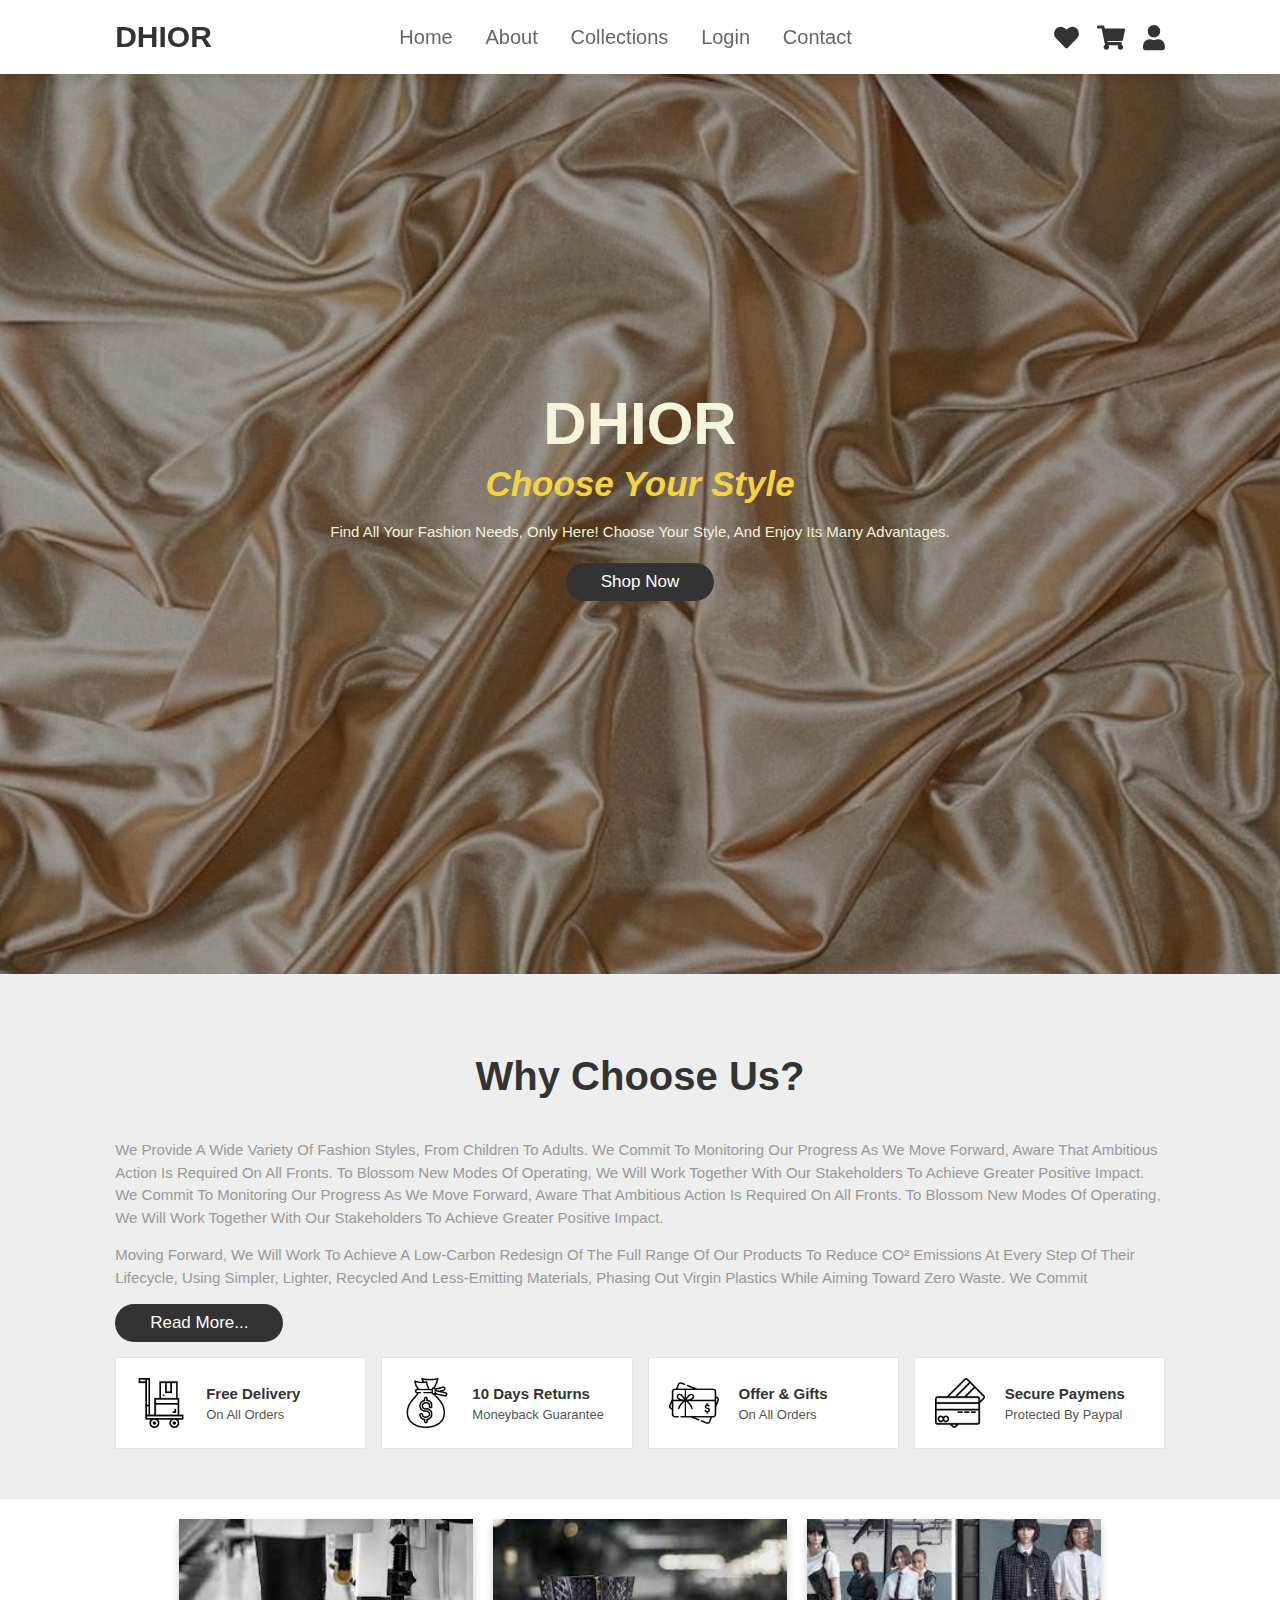
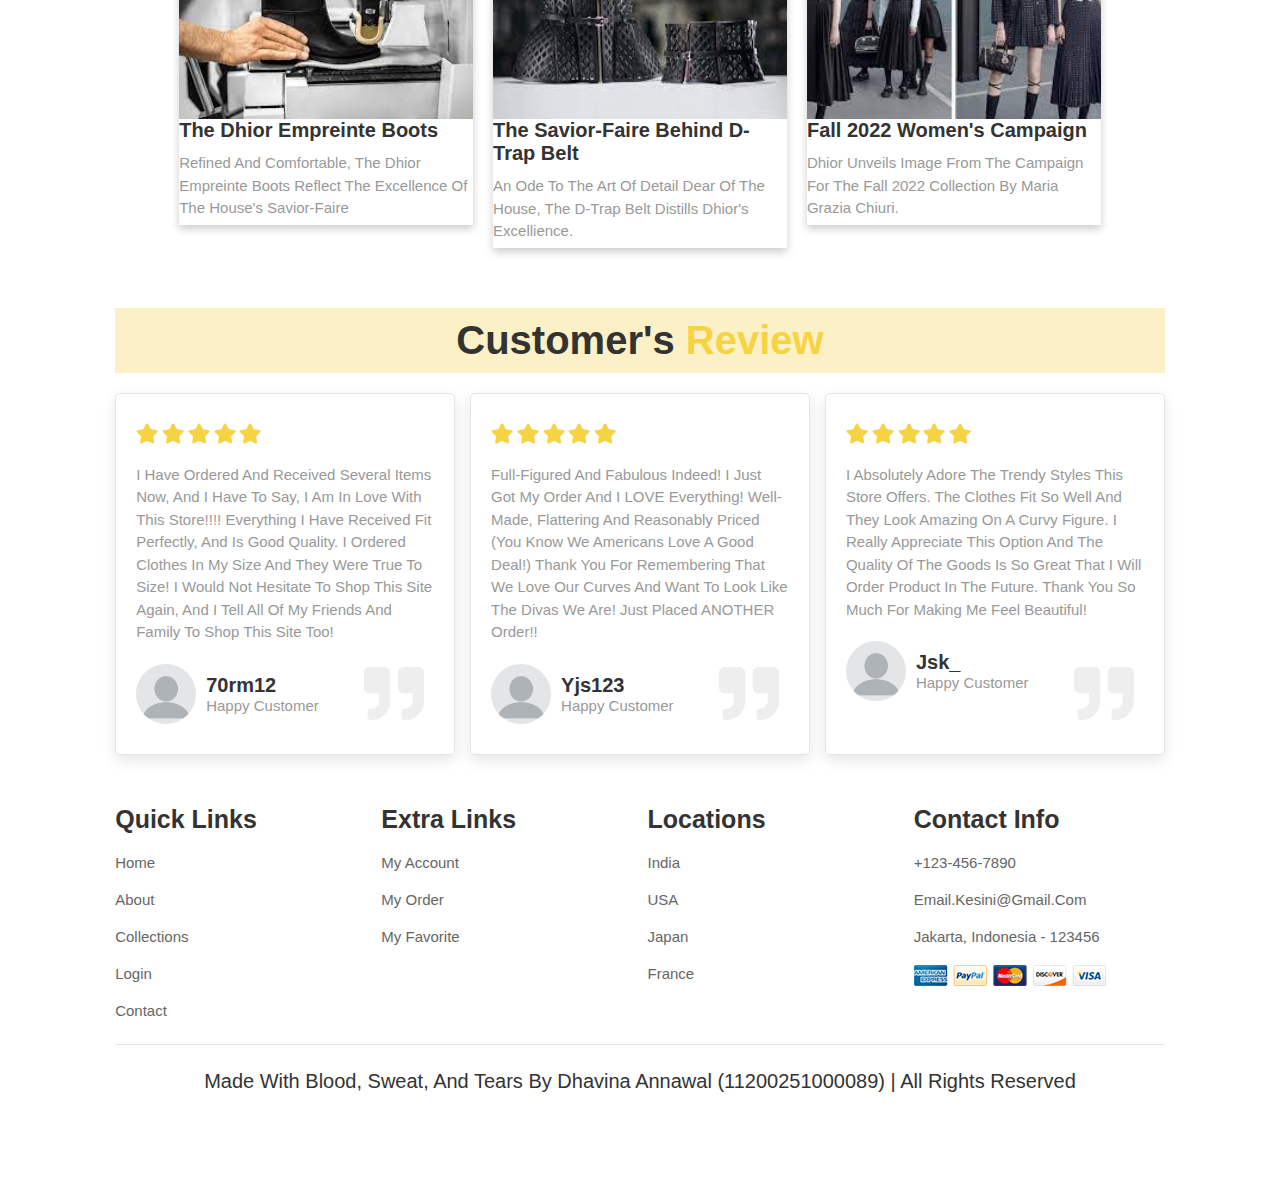
<file: index.html>
<!DOCTYPE html>
<html lang="en">
<head>
    <meta charset="UTF-8">
    <meta http-equiv="X-UA-Compatible" content="IE=edge">
    <meta name="viewport" content="width=device-width, initial-scale=1.0">
    <title>Dhior Official</title>

     <link rel="icon" type="image/x-icon" href="/images/dhlogo.ico">
    <link rel="stylesheet" href="https://cdnjs.cloudflare.com/ajax/libs/font-awesome/5.15.3/css/all.min.css">

    <link rel="stylesheet" href="style.css">

</head>
<body>

<header>

    <input type="checkbox" name="" id="toggler">
    <label for="toggler" class="fas fa-bars"></label>

    <a href="#" class="logo">DHIOR</a>

    <nav class="navbar">
        <a href="index.html">home</a>
        <a href="about.html">about</a>
        <a href="collections.html">collections</a>
        <a href="login.html">login</a>
        <a href="contact.html">contact</a>
    </nav>

    <div class="icons">
        <a href="#" class="fas fa-heart"></a>
        <a href="#" class="fas fa-shopping-cart"></a>
        <a href="#" class="fas fa-user"></a>
    </div>

</header>


<section class="home" id="home">

    <div class="content">
        <h3>DHIOR</h3>
        <span><b><i> Choose Your Style </i></b></span>
        <p>Find all your fashion needs, only here! Choose Your Style, and enjoy its many advantages.</p>
        <a href="collections.html" class="btn">shop now</a>
    </div>
    
</section>


<section class="icons-container">

    <div class="row">

        <div class="content">
            <h3>why choose us?</h3>
            <p>We provide a wide variety of fashion styles, from children to adults. We commit to monitoring our progress as we move forward, aware that ambitious action is required on all fronts. To blossom new modes of operating, we will work together with our stakeholders to achieve greater positive impact. We commit to monitoring our progress as we move forward, aware that ambitious action is required on all fronts. To blossom new modes of operating, we will work together with our stakeholders to achieve greater positive impact. </p>
            <p>Moving forward, we will work to achieve a low-carbon redesign of the full range of our products to reduce CO² emissions at every step of their lifecycle, using simpler, lighter, recycled and less-emitting materials, phasing out virgin plastics while aiming toward zero waste. We commit <span class="read-more-text"> to rethinking our logistics to continually reduce associated carbon emissions. This means challenging and optimizing the choice of transportation between air and sea, reducing travel distances and downsizing packaging to reduce volumes transported. Packaging plays an essential role in protecting and preserving the essences of our products while offering a luxurious aesthetic experience. Yet, the use of natural resources to create packaging generates a significant carbon footprint. Moving forward, we commit to blooming new, more sustainable ways of selling.</span></p>
            <span class="read-more-btn">Read More...</span>
        </div>
    </div>
    <script>
    const parentContainer =  document.querySelector('.row');

    parentContainer.addEventListener('click', event=>{

    const current = event.target;

    const isReadMoreBtn = current.className.includes('read-more-btn');

    if(!isReadMoreBtn) return;

    const currentText = event.target.parentNode.querySelector('.read-more-text');

    currentText.classList.toggle('read-more-text--show');

    current.textContent = current.textContent.includes('Read More') ? "Read Less..." : "Read More...";

})
    </script>

    <div class="icons">
        <img src="images/icon-1.png" alt="">
        <div class="info">
            <h3>free delivery</h3>
            <span>on all orders</span>
        </div>
    </div>

    <div class="icons">
        <img src="images/icon-2.png" alt="">
        <div class="info">
            <h3>10 days returns</h3>
            <span>moneyback guarantee</span>
        </div>
    </div>

    <div class="icons">
        <img src="images/icon-3.png" alt="">
        <div class="info">
            <h3>offer & gifts</h3>
            <span>on all orders</span>
        </div>
    </div>

    <div class="icons">
        <img src="images/icon-4.png" alt="">
        <div class="info">
            <h3>secure paymens</h3>
            <span>protected by paypal</span>
        </div>
    </div>
   
</section>


<section class="container" id="container">

    <div class="artikel-1">
        <div class="card">
            <div class="image-section img-one"></div>
            <article>
                <h1><a href="https://www.dior.com/en_int/fashion/news-savoir-faire/folder-news-and-events/the-savoir-faire-of-the-dior-empreinte-boots"> The Dhior Empreinte Boots</a></h1>
                <p> Refined and comfortable, The Dhior Empreinte Boots reflect the excellence of the House's savior-faire</p>
            </article>
        </div>
    </div>

    <div class="artikel-2">
        <div class="card">
            <div class="image-section img-two"></div>
            <article>
                <h1><a href="https://www.dior.com/en_int/fashion/news-savoir-faire/folder-news-and-events/the-savoir-faire-behind-the-d-trap-belt">The Savior-Faire Behind D-Trap Belt</a></h1>
                <p> An ode to the art of detail dear of the house, The D-Trap Belt distills Dhior's excellience.</p>
            </article>
        </div>
    </div>

    <div class="artikel-3">
        <div class="card">
            <div class="image-section img-three"></div>
            <article>
                <h1><a href="https://www.dior.com/en_int/fashion/news-savoir-faire/folder-news-and-events/fall-2022-womens-campaign">Fall 2022 Women's Campaign</a></h1>
                <p> Dhior unveils image from the campaign for the Fall 2022 collection by Maria Grazia Chiuri.</p>
            </article>
        </div>
    </div>

</section>


<section class="review" id="review">

<h1 class="heading"> customer's <span>review</span> </h1>

<div class="box-container">

    <div class="box">
        <div class="stars">
            <i class="fas fa-star"></i>
            <i class="fas fa-star"></i>
            <i class="fas fa-star"></i>
            <i class="fas fa-star"></i>
            <i class="fas fa-star"></i>
        </div>
        <p>I have ordered and received several items now, and I have to say, I am in love with this store!!!! Everything I have received fit perfectly, and is good quality. I ordered clothes in my size and they were true to size! I would not hesitate to shop this site again, and I tell all of my friends and family to shop this site too!</p>
        <div class="user">
            <img src="images/pic-a.png" alt="">
            <div class="user-info">
                <h3>70rm12</h3>
                <span>happy customer</span>
            </div>
        </div>
        <span class="fas fa-quote-right"></span>
    </div>

    <div class="box">
        <div class="stars">
            <i class="fas fa-star"></i>
            <i class="fas fa-star"></i>
            <i class="fas fa-star"></i>
            <i class="fas fa-star"></i>
            <i class="fas fa-star"></i>
        </div>
        <p>Full-figured and Fabulous indeed! I just got my order and I LOVE everything! Well-made, flattering and reasonably priced (you know we Americans love a good deal!) Thank you for remembering that we love our curves and want to look like the Divas we are! Just placed ANOTHER order!!</p>
        <div class="user">
            <img src="images/pic-a.png" alt="">
            <div class="user-info">
                <h3>yjs123</h3>
                <span>happy customer</span>
            </div>
        </div>
        <span class="fas fa-quote-right"></span>
    </div>

    <div class="box">
        <div class="stars">
            <i class="fas fa-star"></i>
            <i class="fas fa-star"></i>
            <i class="fas fa-star"></i>
            <i class="fas fa-star"></i>
            <i class="fas fa-star"></i>
        </div>
        <p>I absolutely adore the trendy styles this store offers. The clothes fit so well and they look amazing on a curvy figure. I really appreciate this option and the quality of the goods is so great that I will order product in the future. Thank you so much for making me feel beautiful!</p>
        <div class="user">
            <img src="images/pic-a.png" alt="">
            <div class="user-info">
                <h3>jsk_</h3>
                <span>happy customer</span>
            </div>
        </div>
        <span class="fas fa-quote-right"></span>
    </div>

</div>
    
</section>


<section class="footer">

    <div class="box-container">

        <div class="box">
            <h3>quick links</h3>
            <a href="index.html">home</a>
            <a href="about.html">about</a>
            <a href="collections.html">collections</a>
            <a href="login.html">login</a>
            <a href="contact.html">contact</a>
        </div>

        <div class="box">
            <h3>extra links</h3>
            <a href="#">my account</a>
            <a href="#">my order</a>
            <a href="#">my favorite</a>
        </div>

        <div class="box">
            <h3>locations</h3>
            <a href="#">india</a>
            <a href="#">USA</a>
            <a href="#">japan</a>
            <a href="#">france</a>
        </div>

        <div class="box">
            <h3>contact info</h3>
            <a href="#">+123-456-7890</a>
            <a href="#">email.kesini@gmail.com</a>
            <a href="#">Jakarta, Indonesia - 123456</a>
            <img src="images/payment.png" alt="">
        </div>

    </div>

    <div class="credit"> made with blood, sweat, and tears by <span> Dhavina Annawal (11200251000089) </span> | all rights reserved </div>

</section>

    
</body>
</html>
</file>
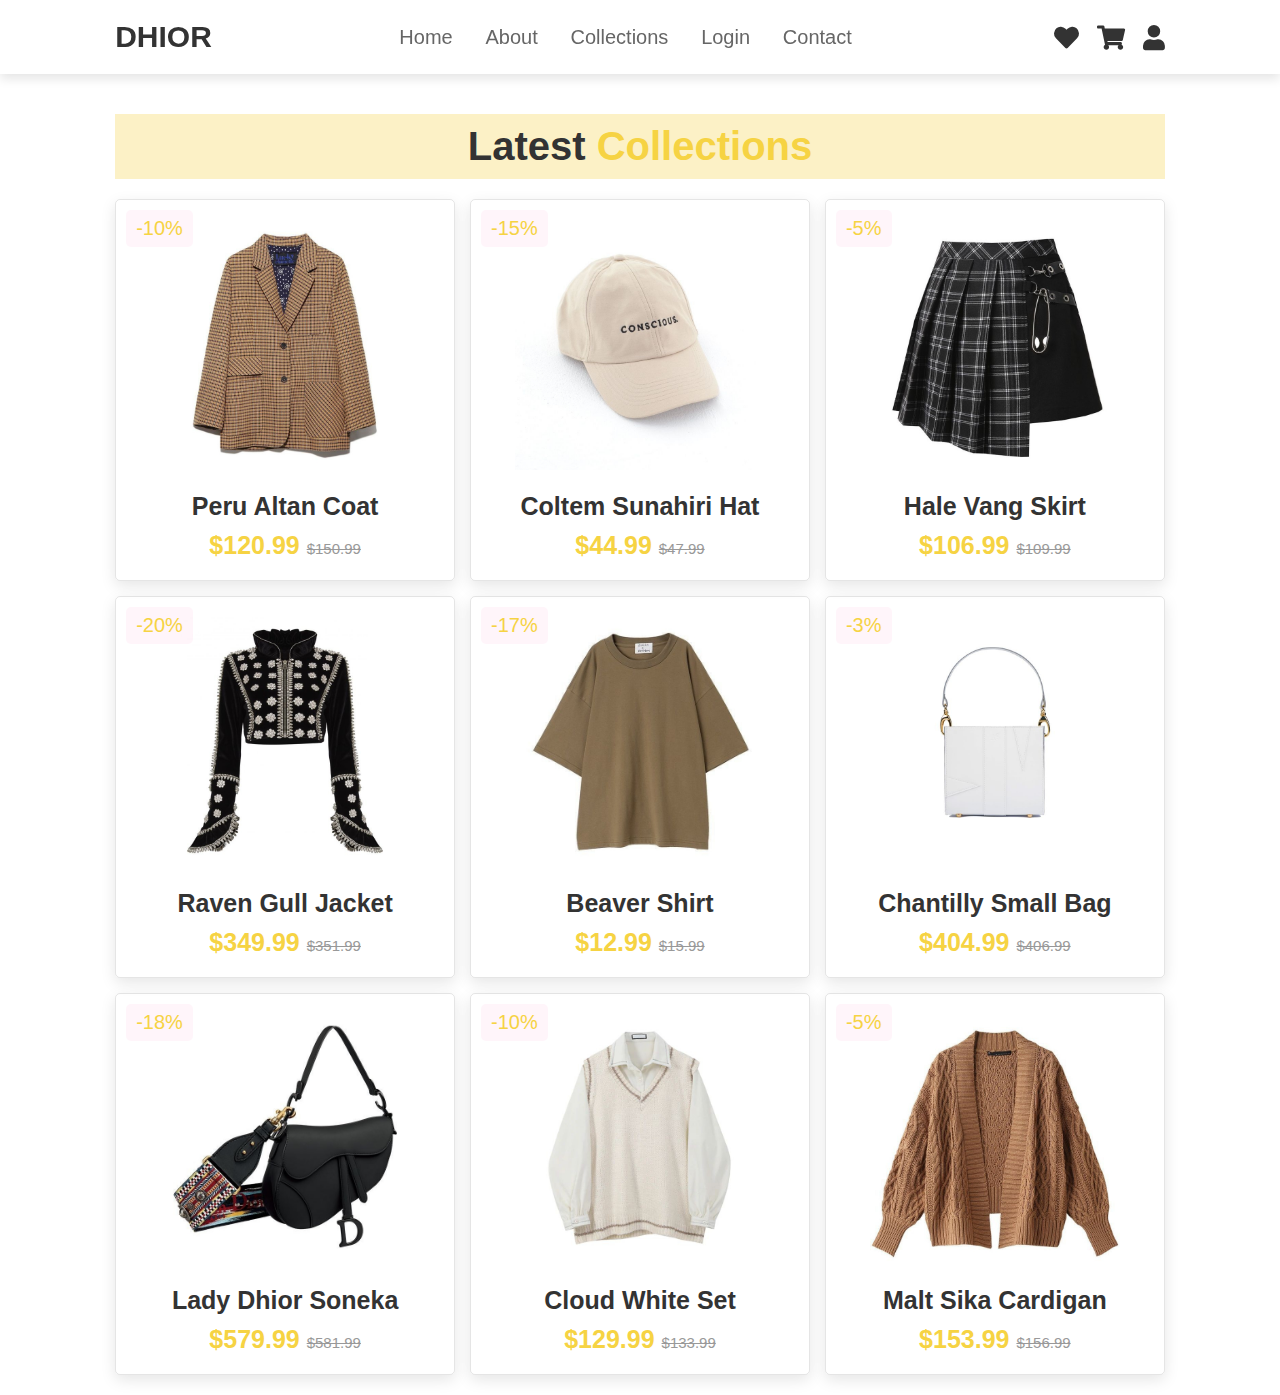
<file: collections.html>
<!DOCTYPE html>
<html lang="en">
<head>
    <meta charset="UTF-8">
    <meta http-equiv="X-UA-Compatible" content="IE=edge">
    <meta name="viewport" content="width=device-width, initial-scale=1.0">
    <title>Dhior Official</title>

     <link rel="icon" type="image/x-icon" href="/web_statis/dhior/images/dhlogo.ico">
    <link rel="stylesheet" href="https://cdnjs.cloudflare.com/ajax/libs/font-awesome/5.15.3/css/all.min.css">

    <link rel="stylesheet" href="style.css">

</head>
<body>

<header>

    <input type="checkbox" name="" id="toggler">
    <label for="toggler" class="fas fa-bars"></label>

    <a href="#" class="logo">DHIOR</a>

    <nav class="navbar">
        <a href="index.html">home</a>
        <a href="about.html">about</a>
        <a href="collections.html">collections</a>
        <a href="login.html">login</a>
        <a href="contact.html">contact</a>
    </nav>

    <div class="icons">
        <a href="#" class="fas fa-heart"></a>
        <a href="#" class="fas fa-shopping-cart"></a>
        <a href="#" class="fas fa-user"></a>
    </div>

</header>


<section class="collections" id="collections">

    <h1 class="heading"> latest <span>collections</span> </h1>

    <div class="box-container">

        <div class="box">
            <span class="discount">-10%</span>
            <div class="image">
                <img src="images/img-1.jpg" alt="">
                <div class="icons">
                    <a href="#" class="fas fa-heart"></a>
                    <a href="#" class="cart-btn">add to cart</a>
                    <a href="#" class="fas fa-share"></a>
                </div>
            </div>
            <div class="content">
                <h3>Peru Altan Coat</h3>
                <div class="price"> $120.99 <span>$150.99</span> </div>
            </div>
        </div>

        <div class="box">
            <span class="discount">-15%</span>
            <div class="image">
                <img src="images/img-2.jpg" alt="">
                <div class="icons">
                    <a href="#" class="fas fa-heart"></a>
                    <a href="#" class="cart-btn">add to cart</a>
                    <a href="#" class="fas fa-share"></a>
                </div>
            </div>
            <div class="content">
                <h3>coltem sunahiri hat</h3>
                <div class="price"> $44.99 <span>$47.99</span> </div>
            </div>
        </div>

        <div class="box">
            <span class="discount">-5%</span>
            <div class="image">
                <img src="images/img-3.jpg" alt="">
                <div class="icons">
                    <a href="#" class="fas fa-heart"></a>
                    <a href="#" class="cart-btn">add to cart</a>
                    <a href="#" class="fas fa-share"></a>
                </div>
            </div>
            <div class="content">
                <h3>hale vang skirt</h3>
                <div class="price"> $106.99 <span>$109.99</span> </div>
            </div>
        </div>

        <div class="box">
            <span class="discount">-20%</span>
            <div class="image">
                <img src="images/img-4.jpg" alt="">
                <div class="icons">
                    <a href="#" class="fas fa-heart"></a>
                    <a href="#" class="cart-btn">add to cart</a>
                    <a href="#" class="fas fa-share"></a>
                </div>
            </div>
            <div class="content">
                <h3>raven gull jacket</h3>
                <div class="price"> $349.99 <span>$351.99</span> </div>
            </div>
        </div>

        <div class="box">
            <span class="discount">-17%</span>
            <div class="image">
                <img src="images/img-5.jpg" alt="">
                <div class="icons">
                    <a href="#" class="fas fa-heart"></a>
                    <a href="#" class="cart-btn">add to cart</a>
                    <a href="#" class="fas fa-share"></a>
                </div>
            </div>
            <div class="content">
                <h3>beaver shirt</h3>
                <div class="price"> $12.99 <span>$15.99</span> </div>
            </div>
        </div>

        <div class="box">
            <span class="discount">-3%</span>
            <div class="image">
                <img src="images/img-6.jpg" alt="">
                <div class="icons">
                    <a href="#" class="fas fa-heart"></a>
                    <a href="#" class="cart-btn">add to cart</a>
                    <a href="#" class="fas fa-share"></a>
                </div>
            </div>
            <div class="content">
                <h3>chantilly small bag</h3>
                <div class="price"> $404.99 <span>$406.99</span> </div>
            </div>
        </div>

        <div class="box">
            <span class="discount">-18%</span>
            <div class="image">
                <img src="images/img-7.jpg" alt="">
                <div class="icons">
                    <a href="#" class="fas fa-heart"></a>
                    <a href="#" class="cart-btn">add to cart</a>
                    <a href="#" class="fas fa-share"></a>
                </div>
            </div>
            <div class="content">
                <h3>lady dhior soneka</h3>
                <div class="price"> $579.99 <span>$581.99</span> </div>
            </div>
        </div>

        <div class="box">
            <span class="discount">-10%</span>
            <div class="image">
                <img src="images/img-8.jpg" alt="">
                <div class="icons">
                    <a href="#" class="fas fa-heart"></a>
                    <a href="#" class="cart-btn">add to cart</a>
                    <a href="#" class="fas fa-share"></a>
                </div>
            </div>
            <div class="content">
                <h3>cloud white set</h3>
                <div class="price"> $129.99 <span>$133.99</span> </div>
            </div>
        </div>

        <div class="box">
            <span class="discount">-5%</span>
            <div class="image">
                <img src="images/img-9.jpg" alt="">
                <div class="icons">
                    <a href="#" class="fas fa-heart"></a>
                    <a href="#" class="cart-btn">add to cart</a>
                    <a href="#" class="fas fa-share"></a>
                </div>
            </div>
            <div class="content">
                <h3>malt sika cardigan</h3>
                <div class="price"> $153.99 <span>$156.99</span> </div>
            </div>
        </div>

    </div>

</section>

    
</body>
</file>
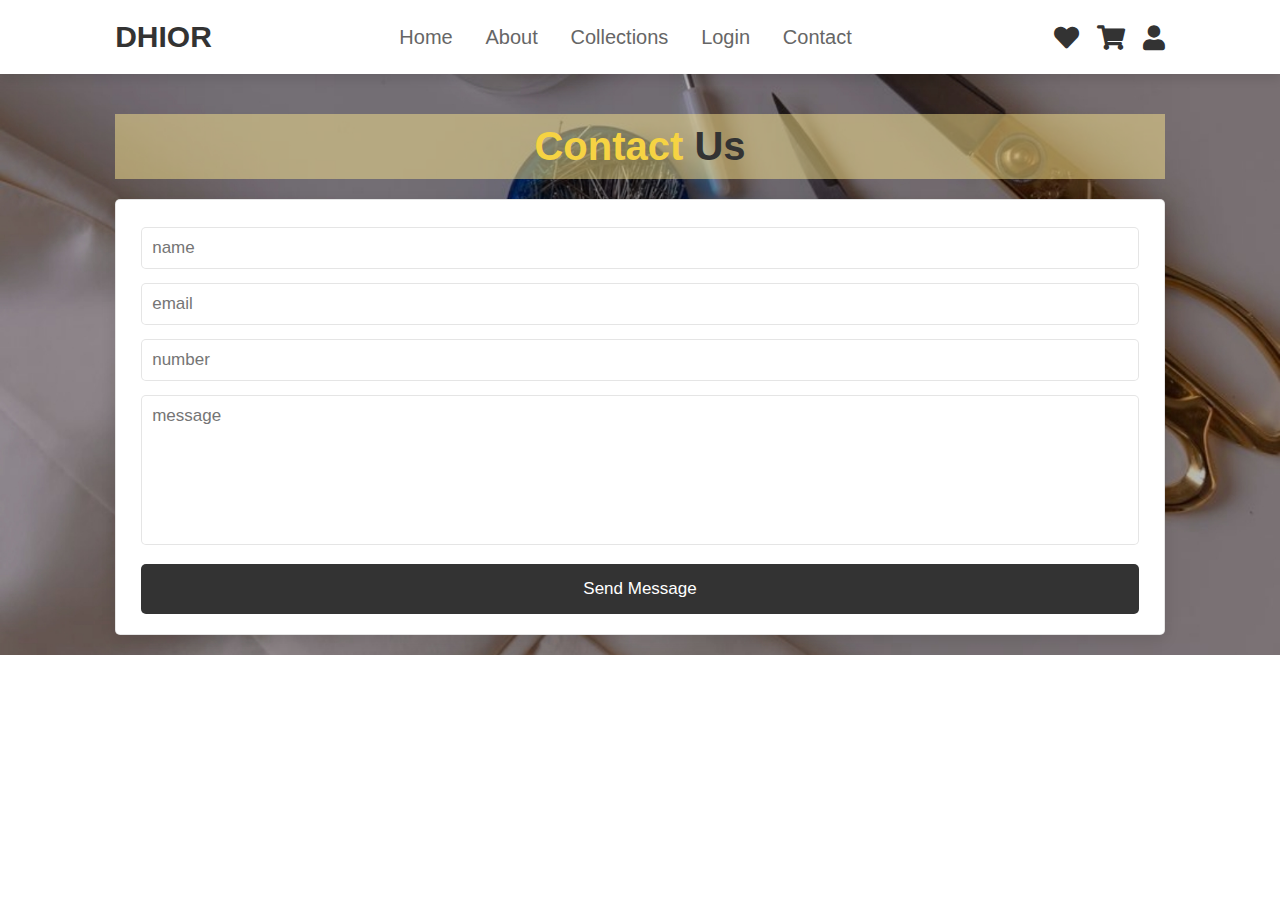
<file: contact.html>
<!DOCTYPE html>
<html lang="en">
<head>
    <meta charset="UTF-8">
    <meta http-equiv="X-UA-Compatible" content="IE=edge">
    <meta name="viewport" content="width=device-width, initial-scale=1.0">
    <title>Dhior Official</title>

     <link rel="icon" type="image/x-icon" href="/web_statis/dhior/images/dhlogo.ico">
    <link rel="stylesheet" href="https://cdnjs.cloudflare.com/ajax/libs/font-awesome/5.15.3/css/all.min.css">

    <link rel="stylesheet" href="style.css">

</head>
<body>

<header>

    <input type="checkbox" name="" id="toggler">
    <label for="toggler" class="fas fa-bars"></label>

    <a href="#" class="logo">DHIOR</a>

    <nav class="navbar">
        <a href="index.html">home</a>
        <a href="about.html">about</a>
        <a href="collections.html">collections</a>
        <a href="login.html">login</a>
        <a href="contact.html">contact</a>
    </nav>

    <div class="icons">
        <a href="#" class="fas fa-heart"></a>
        <a href="#" class="fas fa-shopping-cart"></a>
        <a href="#" class="fas fa-user"></a>
    </div>

</header>


<section class="contact" id="contact">

    <h1 class="heading"> <span> contact </span> us </h1>

    <div class="row">

        <form action="">
            <input type="text" placeholder="name" class="box">
            <input type="email" placeholder="email" class="box">
            <input type="number" placeholder="number" class="box">
            <textarea name="" class="box" placeholder="message" id="" cols="30" rows="10"></textarea>
            <input type="submit" value="send message" class="btn">
        </form>

    </div>

</section>


</body>
</file>
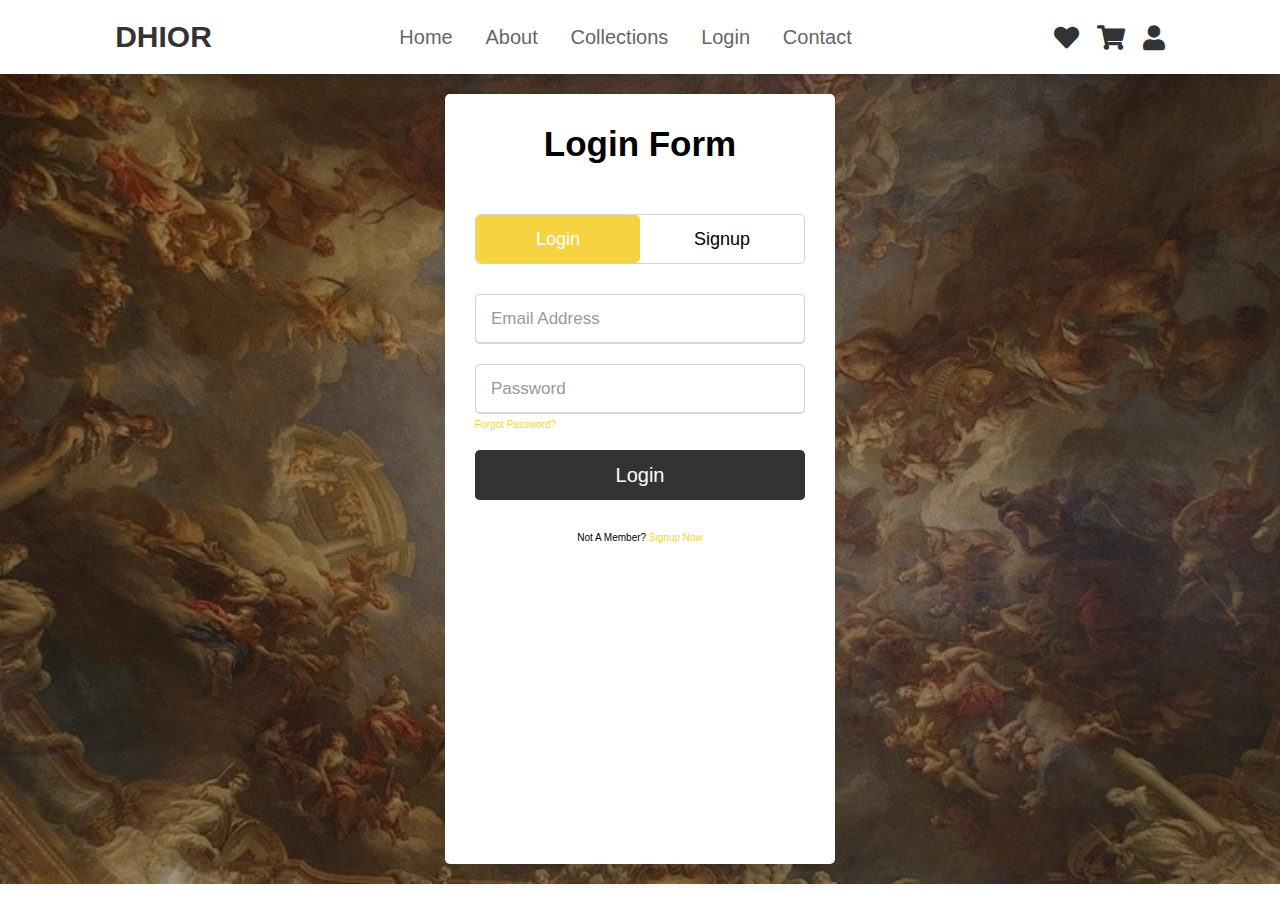
<file: login.html>
<!DOCTYPE html>
<html lang="en">
<head>
    <meta charset="UTF-8">
    <meta http-equiv="X-UA-Compatible" content="IE=edge">
    <meta name="viewport" content="width=device-width, initial-scale=1.0">
    <title>Dhior Official</title>

     <link rel="icon" type="image/x-icon" href="/web_statis/dhior/images/dhlogo.ico">
    <link rel="stylesheet" href="https://cdnjs.cloudflare.com/ajax/libs/font-awesome/5.15.3/css/all.min.css">

    <link rel="stylesheet" href="style.css">

</head>
<body>

<header>

    <input type="checkbox" name="" id="toggler">
    <label for="toggler" class="fas fa-bars"></label>

    <a href="#" class="logo">DHIOR</a>

    <nav class="navbar">
        <a href="index.html">home</a>
        <a href="about.html">about</a>
        <a href="collections.html">collections</a>
        <a href="login.html">login</a>
        <a href="contact.html">contact</a>
    </nav>

    <div class="icons">
        <a href="#" class="fas fa-heart"></a>
        <a href="#" class="fas fa-shopping-cart"></a>
        <a href="#" class="fas fa-user"></a>
    </div>

</header>


<section class="form" id="form">
  
      <div class="wrapper">
         <div class="title-text">
            <div class="title login">
               Login Form
            </div>
            <div class="title signup">
               Signup Form
            </div>
         </div>
         <div class="form-container">
            <div class="slide-controls">
               <input type="radio" name="slide" id="login" checked>
               <input type="radio" name="slide" id="signup">
               <label for="login" class="slide login">Login</label>
               <label for="signup" class="slide signup">Signup</label>
               <div class="slider-tab"></div>
            </div>
            <div class="form-inner">
               <form action="#" class="login">
                  <div class="field">
                     <input type="text" placeholder="Email Address" required>
                  </div>
                  <div class="field">
                     <input type="password" placeholder="Password" required>
                  </div>
                  <div class="pass-link">
                     <a href="#">Forgot password?</a>
                  </div>
                  <div class="field btn">
                     <div class="btn-layer"></div>
                     <input type="submit" value="Login">
                  </div>
                  <div class="signup-link">
                     Not a member? <a href="">Signup now</a>
                  </div>
               </form>
               <form action="#" class="signup">
                  <div class="field">
                     <input type="text" placeholder="Email Address" required>
                  </div>
                  <div class="field">
                     <input type="password" placeholder="Password" required>
                  </div>
                  <div class="field">
                     <input type="password" placeholder="Confirm password" required>
                  </div>
                  <div class="field btn">
                     <div class="btn-layer"></div>
                     <input type="submit" value="Signup">
                  </div>
               </form>
            </div>
         </div>
      </div>
      <script>
         const loginText = document.querySelector(".title-text .login");
         const loginForm = document.querySelector("form.login");
         const loginBtn = document.querySelector("label.login");
         const signupBtn = document.querySelector("label.signup");
         const signupLink = document.querySelector("form .signup-link a");
         signupBtn.onclick = (()=>{
           loginForm.style.marginLeft = "-50%";
           loginText.style.marginLeft = "-50%";
         });
         loginBtn.onclick = (()=>{
           loginForm.style.marginLeft = "0%";
           loginText.style.marginLeft = "0%";
         });
         signupLink.onclick = (()=>{
           signupBtn.click();
           return false;
         });
      </script>
</section>
</body>
</file>
<file: style.css>
:root{
    --yellow: #f6d343;
}

*{
    margin:0; padding:0;
    box-sizing: border-box;
    font-family: Verdana, Geneva, Tahoma, sans-serif;
    outline: none; border:none;
    text-decoration: none;
    text-transform: capitalize;
    transition: .2s linear;
}

html{
    font-size: 62.5%;
    scroll-behavior: smooth;
    scroll-padding-top: 6rem;
    overflow-x: hidden;
}

section{
    padding:2rem 9%;
}

.heading{
    text-align: center;
    font-size: 4rem;
    color:#333;
    padding:1rem;
    margin:2rem 0;
    background: rgba(249, 228, 142,0.5);
}

.heading span{
    color:var(--yellow);
}

.btn{
    display: inline-block;
    margin-top: 1rem;
    border-radius: 5rem;
    background:#333;
    color:#fff;
    padding:.9rem 3.5rem;
    cursor: pointer;
    font-size: 1.7rem;
}

.btn:hover{
    background:var(--yellow);
}

header{
    position: sticky;
    top:0; left:0; right:0;
    background:#fff;
    padding:2rem 9%;
    display: flex;
    align-items: center;
    justify-content: space-between;
    z-index: 1000;
    box-shadow: 0 .5rem 1rem rgba(0,0,0,.1);
}

header .logo{
    font-size: 3rem;
    color:#333;
    font-weight: bolder;
}

header .navbar a{
    font-size: 2rem;
    padding:0 1.5rem;
    color:#666;
}

header .navbar a:hover{
    color:var(--yellow);
}

header .icons a{
    font-size: 2.5rem;
    color:#333;
    margin-left: 1.5rem;
}

header .icons a:hover{
    color:var(--yellow);
}

header #toggler{
    display: none;
}

header .fa-bars{
    font-size: 3rem;
    color:#333;
    border-radius: .5rem;
    padding:.5rem 1.5rem;
    cursor: pointer;
    border:.1rem solid rgba(0,0,0,.3);
    display: none;
}

.home{
    display: flex;
    align-items: center;
    min-height: 100vh;
    justify-content: center;
    background:url(images/bghome.jpeg) no-repeat;
    background-size: cover;
    background-position: center;
}

.home .content{
    width: 80%;
    position: absolute;
    color: white;
    top: 55%;
    transform: translateY(-50%);
    text-align: center;
}

.home .content h3{
    font-size: 6rem;
    color:#f5f5dc;
}

.home .content span{
    font-size: 3.5rem;
    color: var(--yellow) ;
    padding:1rem 0;
    line-height: 1.5;
}

.home .content p{
    font-size: 1.5rem;
    color:#f5f5dc;
    padding:1rem 0;
    line-height: 1.5;
}

.container{
    width: 90%;
    max-width:1200px;
    margin :0 auto;
    display: grid;
    grid-template-columns: repeat(3, 1fr);
    grid-template-rows: auto;
    grid-gap: 20px;
}


.card {
    background-color: #fff;
    text-decoration: none;
    color: #333;
    box-shadow: 0 4px 8px 0px rgba(0,0,0,0.2);
    display: flex;
    flex-direction: column;
    position: relative;
    transition: all 0.1s ease-in;
}

.image-section {
  height : 200px;
  background-color: red;
}

.card .img-one {
  background-image: url(images/boots.jpg);
  aspect-ratio: 3/4;
  object-fit: cover;
  background-size: cover;
  background-repeat: no-repeat;
  background-position: center;
}

.card .img-two {
  background-image: url(images/belt.jpg);

  object-fit: cover;
  background-size: cover;
  background-repeat: no-repeat;
  background-position: center;
}

.card .img-three {
  background-image: url(images/campaign.jpg);
  aspect-ratio: 3/4;
  object-fit: cover;
  background-size: cover;
  background-repeat: no-repeat;
  background-position: center;
}

.card .article {
    padding: 20px 10px;
    flex: 1;
    display: flex;
    flex-direction: column;
    justify-content: space-between;
}

.card h1 a {
    font-size: 20px;
    margin: 0;
    color: #333;
}

.card p{
    font-size: 1.5rem;
    color:#999;
    padding:.5rem 0;
    padding-top: 1rem;
    line-height: 1.5;
}

.about .row{
    display: flex;
    align-items: center;
    gap:2rem;
    flex-wrap: wrap;
    padding:2rem 0;
    padding-bottom: 3rem;
}

.about .row .video-container video{
    width:100%;
    border:1.5rem solid #fff;
    border-radius: .5rem;
    box-shadow: 0 .5rem 1rem rgba(0,0,0,.1);
    height: 90%;
}

.about .row .video-container h3{
    position: absolute;
    top:50%; transform: translateY(-50%);
    font-size: 3rem;
    background:#fff;
    width:50%;
    padding:1rem 2rem;
    text-align: center;
    mix-blend-mode: screen;
}

.about .row .content{
    flex:1 1 40rem;
}

.about .row .content h3{
    text-align: center;
    font-size: 4rem;
    color:#333;
    padding:1rem;
    margin:2rem 0;
}

.about .row .content p{
    font-size: 1.5rem;
    color:#999;
    padding:.5rem 0;
    padding-top: 1rem;
    line-height: 1.5;
}

.icons-container .row .content h3{
    font-size: 3rem;
    color:#333;
}

.icons-container .row .content p{
    font-size: 1.5rem;
    color:#999;
    padding:.5rem 0;
    padding-top: 1rem;
    line-height: 1.5;
}

.read-more-btn{
    display: inline-block;
    margin-top: 1rem;
    border-radius: 5rem;
    background:#333;
    color:#fff;
    padding:.9rem 3.5rem;
    cursor: pointer;
    font-size: 1.7rem;
}

.read-more-btn:hover{
    background:var(--yellow);
}

.read-more-text{
    display: none;
}

.read-more-text--show{
    display: inline;
}

.icons-container{
    background:#eee;
    display: flex;
    flex-wrap: wrap;
    gap:1.5rem;
    padding-top: 5rem;
    padding-bottom: 5rem;
}

.icons-container .row .content h3{
    text-align: center;
    font-size: 4rem;
    color:#333;
    padding:1rem;
    margin:2rem 0;
}

.icons-container .icons{
    background:#fff;
    border:.1rem solid rgba(0,0,0,.1);
    padding:2rem;
    display: flex;
    align-items: center;
    flex:1 1 25rem;
}

.icons-container .icons img{
    height:5rem;
    margin-right: 2rem;
}

.icons-container .icons h3{
    color:#333;
    padding-bottom: .5rem;
    font-size: 1.5rem;
}

.icons-container .icons span{
    color:#555;
    font-size: 1.3rem;
}

.collections .box-container{
    display: flex;
    flex-wrap: wrap;
    gap:1.5rem;
}

.collections .box-container .box{
    flex:1 1 30rem;
    box-shadow: 0 .5rem 1.5rem rgba(0,0,0,.1);
    border-radius: .5rem;
    border:.1rem solid rgba(0,0,0,.1);
    position: relative;    
}

.collections .box-container .box .discount{
    position: absolute;
    top:1rem; left:1rem;
    padding:.7rem 1rem;
    font-size: 2rem;
    color:var(--yellow);
    background:rgba(255, 51, 153,.05);
    z-index: 1;
    border-radius: .5rem;
}

.collections .box-container .box .image{
    position: relative;
    text-align: center;
    padding-top: 2rem;
    overflow:hidden;
}

.collections .box-container .box .image img{
    height:25rem;
}

.collections .box-container .box:hover .image img{
    transform: scale(1.1);
}

.collections .box-container .box .image .icons{
    position: absolute;
    bottom:-7rem; left:0; right:0;
    display: flex;
}

.collections .box-container .box:hover .image .icons{
    bottom:0;
}

.collections .box-container .box .image .icons a{
    height: 5rem;
    line-height: 5rem;
    font-size: 2rem;
    width:50%;
    background:var(--yellow);
    color:#fff;
}

.collections .box-container .box .image .icons .cart-btn{
    border-left: .1rem solid #fff7;
    border-right: .1rem solid #fff7;
    width:100%;
}

.collections .box-container .box .image .icons a:hover{
    background:#333;
}

.collections .box-container .box .content{
    padding:2rem;
    text-align: center;
}

.collections .box-container .box .content h3{
    font-size: 2.5rem;
    color:#333;
}

.collections .box-container .box .content .price{
    font-size: 2.5rem;
    color:var(--yellow);
    font-weight: bolder;
    padding-top: 1rem;
}

.collections .box-container .box .content .price span{
    font-size: 1.5rem;
    color:#999;
    font-weight: lighter;
    text-decoration: line-through;
}

.review .box-container{
    display: flex;
    flex-wrap: wrap;
    gap:1.5rem;
}

.review .box-container .box{
    flex:1 1 30rem;
    box-shadow: 0 .5rem 1.5rem rgba(0,0,0,.1);
    border-radius: .5rem;
    padding:3rem 2rem;
    position: relative;
    border:.1rem solid rgba(0,0,0,.1);
}

.review .box-container .box .fa-quote-right{
    position: absolute;
    bottom:3rem; right:3rem;
    font-size: 6rem;
    color:#eee;
}

.review .box-container .box .stars i{
    color:var(--yellow);
    font-size: 2rem;
}

.review .box-container .box p{
    color:#999;
    font-size: 1.5rem;
    line-height: 1.5;
    padding-top: 2rem;
}

.review .box-container .box .user{
    display: flex;
    align-items: center;
    padding-top: 2rem;
}

.review .box-container .box .user img{
    height:6rem;
    width:6rem;
    border-radius: 50%;                                                                                                                                   
    object-fit: cover;
    margin-right: 1rem;
}

.review .box-container .box .user h3{
    font-size: 2rem;
    color:#333;
}


.review .box-container .box .user span{
    font-size: 1.5rem;
    color:#999;
}

.contact .row{
    display: flex;
    flex-wrap: wrap-reverse;
    gap:1.5rem;
    align-items: center;
}

.contact .row form{
    flex:1 1 40rem;
    padding:2rem 2.5rem;
    box-shadow: 0 .5rem 1.5rem rgba(0,0,0,.1);
    border:.1rem solid rgba(0,0,0,.1);
    background: #fff;
    border-radius: .5rem; 
}

.contact {
    background:url(images/gold3.jpg) no-repeat;
    background-size: cover;
    background-position: center;
}

    
.contact .row .image{
    flex:1 1 40rem;
}

.contact .row .image img{
    width: 100%;
}

.contact .row form .box{
    padding:1rem;
    font-size: 1.7rem;
    color:#333;
    text-transform: none;
    border:.1rem solid rgba(0,0,0,.1);
    border-radius: .5rem;
    margin:.7rem 0;
    width: 100%;
}

.contact .row form .box:focus{
    border-color: var(--yellow);
}

.contact .row form textarea{
    height: 15rem;
    resize: none;
}

.form {
    display: flex;
    min-height: 90vh;
    background:url(images/gold2.jpg) no-repeat;
    background-size: cover;
    background-position: center;
}

.wrapper{
  overflow: hidden;
  margin: 0 auto;
  max-width: 390px;
  background: #fff;
  padding: 30px;
  border-radius: 5px;
  box-shadow: 0px 15px 20px rgba(0,0,0,0.1);
}
.wrapper .title-text{
  display: flex;
  width: 200%;
}
.wrapper .title{
  width: 50%;
  font-size: 35px;
  font-weight: 600;
  text-align: center;
  transition: all 0.6s cubic-bezier(0.68,-0.55,0.265,1.55);
}
.wrapper .slide-controls{
  position: relative;
  display: flex;
  height: 50px;
  width: 100%;
  overflow: hidden;
  margin: 30px 0 10px 0;
  justify-content: space-between;
  border: 1px solid lightgrey;
  border-radius: 5px;
}
.slide-controls .slide{
  height: 100%;
  width: 100%;
  color: #fff;
  font-size: 18px;
  font-weight: 500;
  text-align: center;
  line-height: 48px;
  cursor: pointer;
  z-index: 1;
  transition: all 0.6s ease;
}
.slide-controls label.signup{
  color: var(--yellow);
}
.slide-controls .slider-tab{
  position: absolute;
  height: 100%;
  width: 50%;
  left: 0;
  z-index: 0;
  border-radius: 5px;
  background: #f6d343 ;
  transition: all 0.6s cubic-bezier(0.68,-0.55,0.265,1.55);
}

input[type="radio"]{
  display: none;
}

#signup:checked ~ .slider-tab{
  left: 50%;
}

#signup:checked ~ label.signup{
  color: #fff;
  cursor: default;
  user-select: none;
}

#signup:checked ~ label.login{
  color: #000;
}

#login:checked ~ label.signup{
  color: #000;
}

#login:checked ~ label.login{
  cursor: default;
  user-select: none;
}

.wrapper .form-container{
  width: 100%;
  margin : 20px auto;
  overflow: hidden;
}

.form-container .form-inner{
  display: flex;
  width: 200%;
}

.form-container .form-inner form{
  width: 50%;
  transition: all 0.6s;
}

.form-inner form .field{
  height: 50px;
  width: 100%;
  margin-top: 20px;
}

.form-inner form .field input{
  height: 100%;
  width: 100%;
  outline: none;
  padding-left: 15px;
  border-radius: 5px;
  border: 1px solid lightgrey;
  border-bottom-width: 2px;
  font-size: 17px;
  transition: all 0.3s ease;
}

.form-inner form .field input:focus{
  border-color: var(--yellow);
}

.form-inner form .field input::placeholder{
  color: #999;
  transition: all 0.3s ease;
}

form .field input:focus::placeholder{
  color: #999;
}

.form-inner form .pass-link{
  margin-top: 5px;
}

.form-inner form .signup-link{
  text-align: center;
  margin-top: 30px;
}

.form-inner form .pass-link a,
.form-inner form .signup-link a{
  color: var(--yellow);
  text-decoration: none;
}

.form-inner form .pass-link a:hover,
.form-inner form .signup-link a:hover{
  text-decoration: underline;
}

form .btn{
  height: 50px;
  width: 100%;
  border-radius: 5px;
  position: relative;
  overflow: hidden;
}

form .btn .btn-layer{
  height: 100%;
  width: 300%;
  position: absolute;
  left: -100%;
  background: #333;
  border-radius: 5px;
  transition: all 0.4s ease;;
}

form .btn:hover .btn-layer{
  left: 0;
  color: var(--yellow)
}

form .btn input[type="submit"]{
  height: 100%;
  width: 100%;
  z-index: 1000;
  position: relative;
  background: none;
  border: none;
  color: #fff;
  padding-left: 0;
  border-radius: 5px;
  font-size: 20px;
  font-weight: 500;
  cursor: pointer;
}

.footer .box-container{
    display: flex;
    flex-wrap: wrap;
    gap:1.5rem;
}

.footer .box-container .box{
    flex:1 1 25rem;
}

.footer .box-container .box h3{
    color:#333;
    font-size: 2.5rem;
    padding:1rem 0;
}

.footer .box-container .box a{
    display: block;
    color:#666;
    font-size: 1.5rem;
    padding:1rem 0;
}

.footer .box-container .box a:hover{
    color:var(--pink);
    text-decoration: underline;
}

.footer .box-container .box  img{
    margin-top: 1rem;
}

.footer .credit{
    text-align: center;
    padding:1.5rem;
    margin-top: 1.5rem;
    padding-top: 2.5rem;
    font-size: 2rem;
    color:#333;
    border-top: .1rem solid rgba(0,0,0,.1);
    padding-bottom: 9rem;
}

.footer .credit span{
    color:var(--pink);
}



/* media queries  */
@media (max-width:991px){
    
    html{
        font-size: 55%;
    }

    header{
        padding:2rem;
    }

    section{
        padding:2rem;
    }

    .home{
        background-position: left;
    }
    .container {
        grid-template-columns: repeat(4, 1fr);
    }

}

@media (max-width:768px){

    header .fa-bars{
        display: block;
    }

    header .navbar{
        position:absolute;
        top:100%; left:0; right:0;
        background:#eee;
        border-top: .1rem solid rgba(0,0,0,.1);
        clip-path: polygon(0 0, 100% 0, 100% 0, 0 0);
    }

    header #toggler:checked ~ .navbar{
        clip-path:polygon(0 0, 100% 0, 100% 100%, 0% 100%);
    }

    header .navbar a{
        margin:1.5rem;
        padding:1.5rem;
        background:#fff;
        border:.1rem solid rgba(0,0,0,.1);
        display: block;
    }

    .home .content h3{
        font-size: 5rem;
    }

    .home .content span{
        font-size: 2.5rem;
    }

    .icons-container .icons h3{
        font-size: 2rem;
    }
    
    .icons-container .icons span{
        font-size: 1.7rem;
    }
    
}

@media (max-width:450px){
    
    html{
        font-size: 50%;
    }

    .heading{
        font-size: 3rem;
    }
        .container {
        grid-template-columns: 1fr 1fr;
    }

}

@media (min-width: )
</file>
